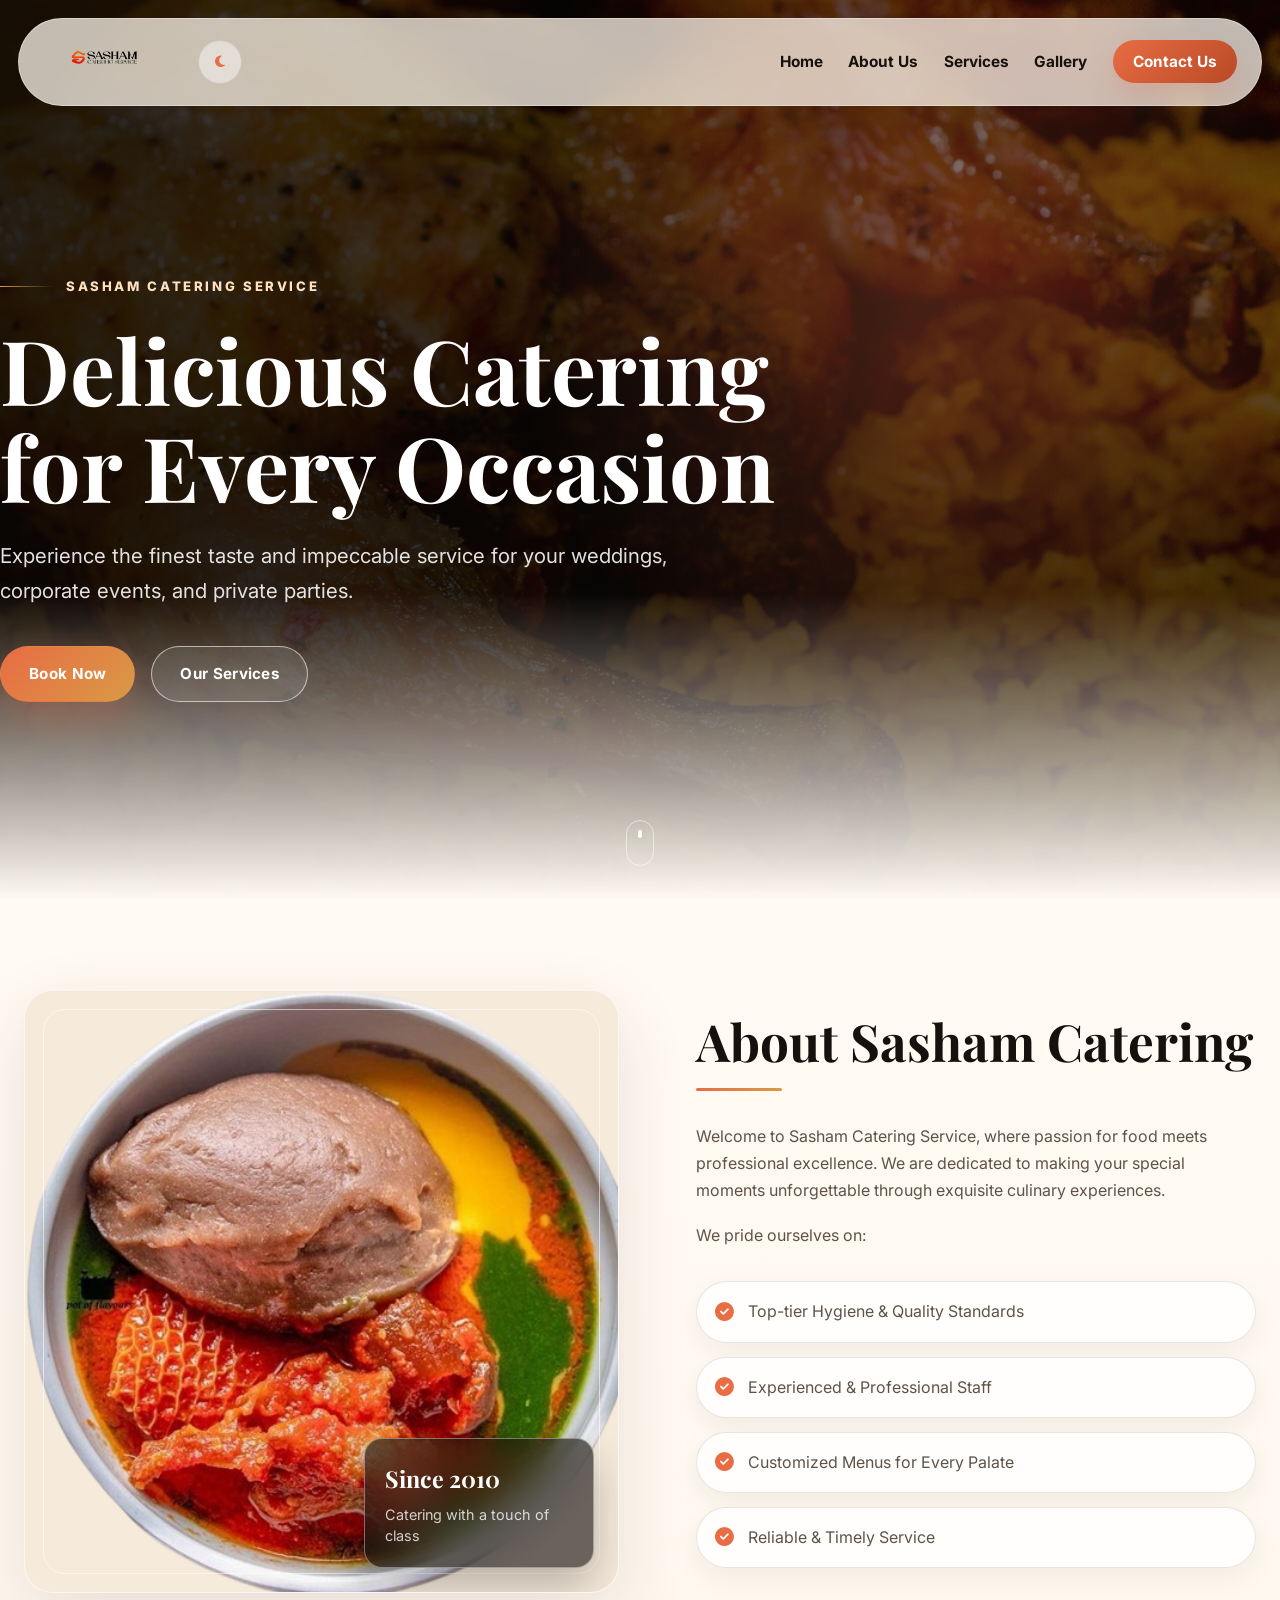
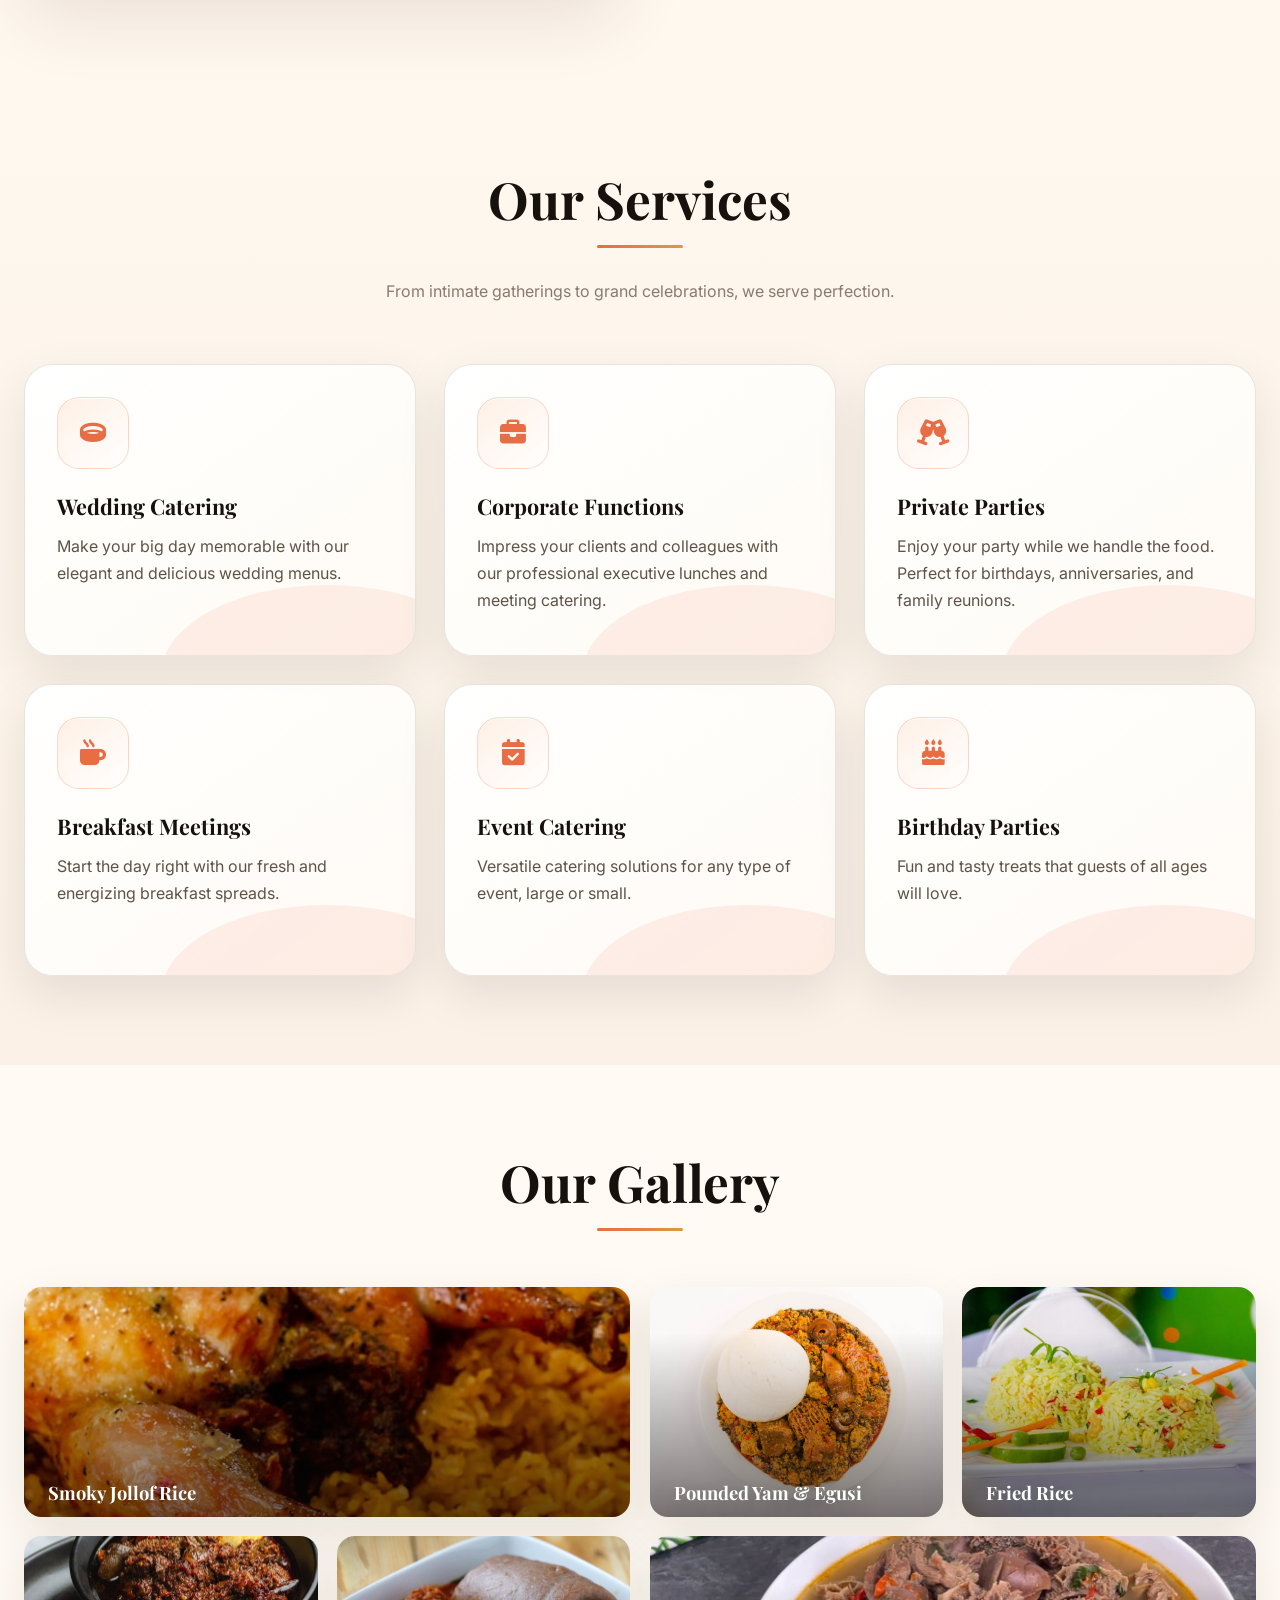
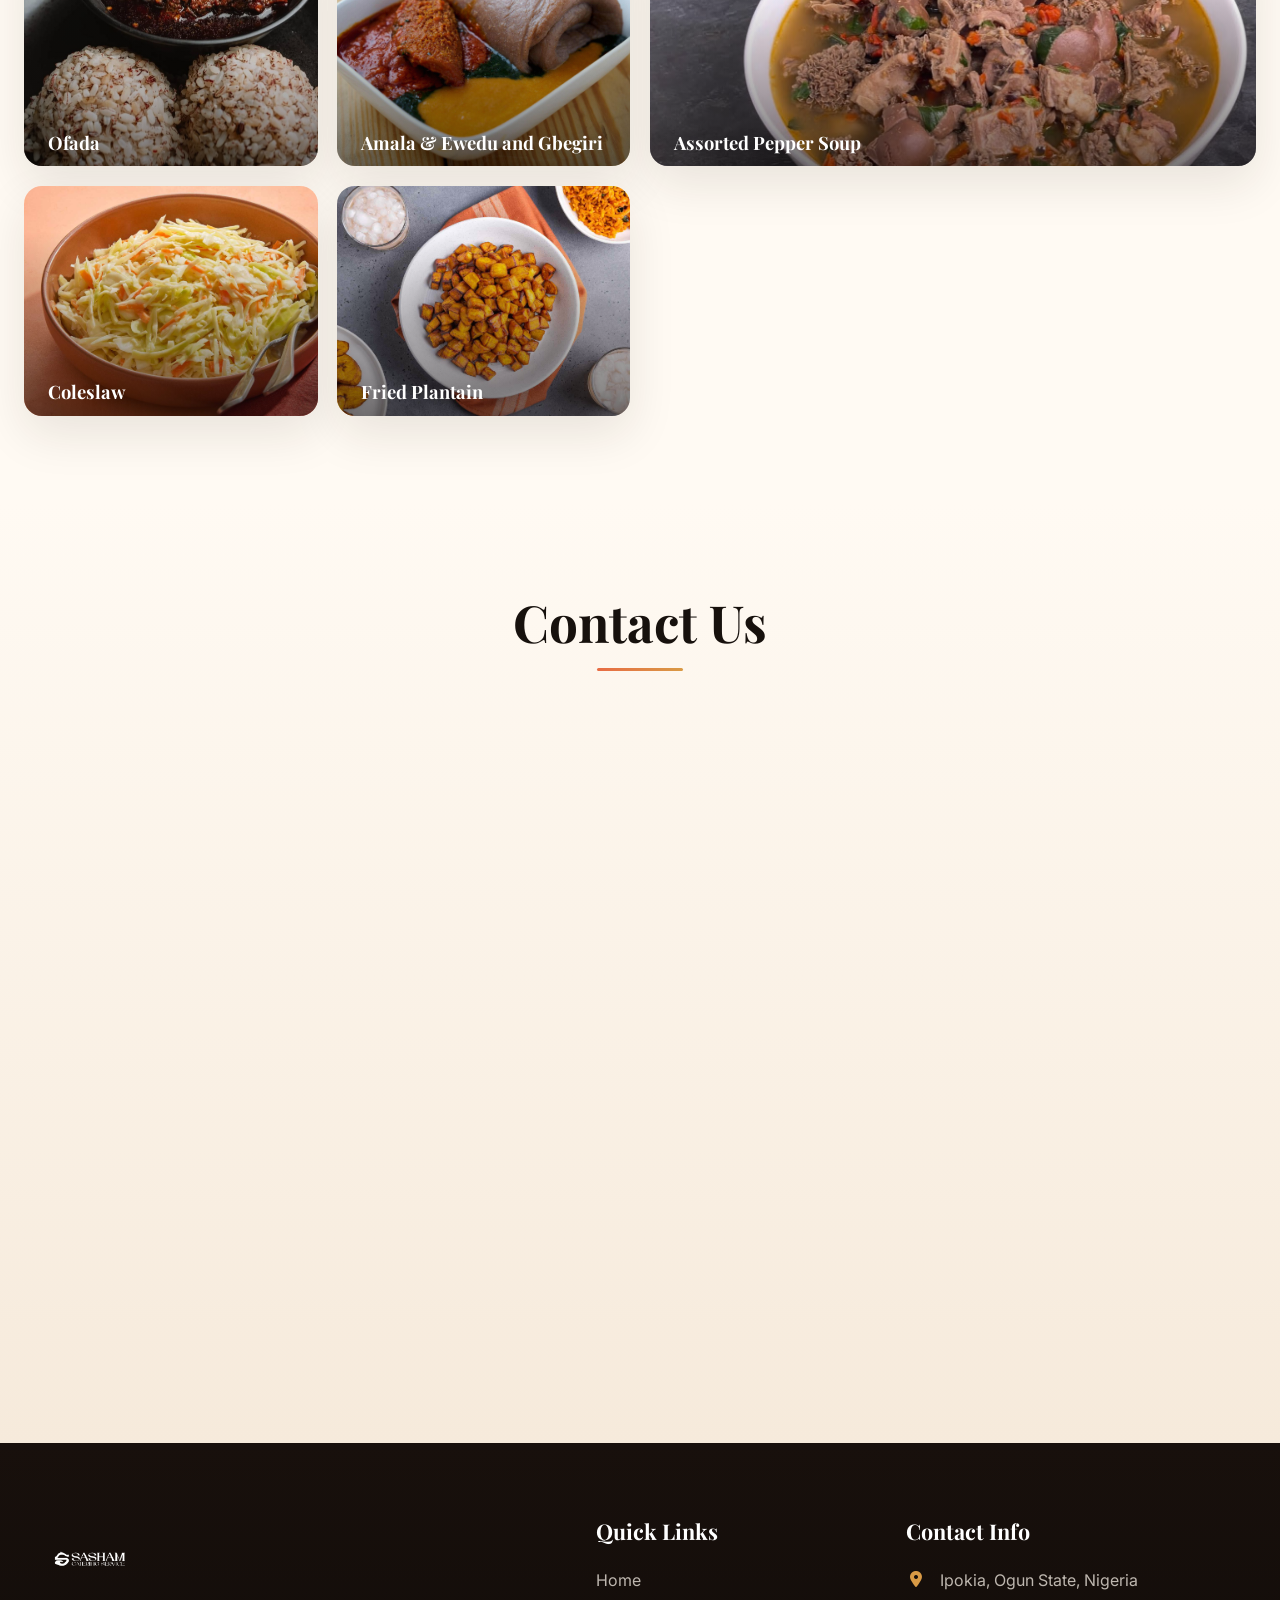
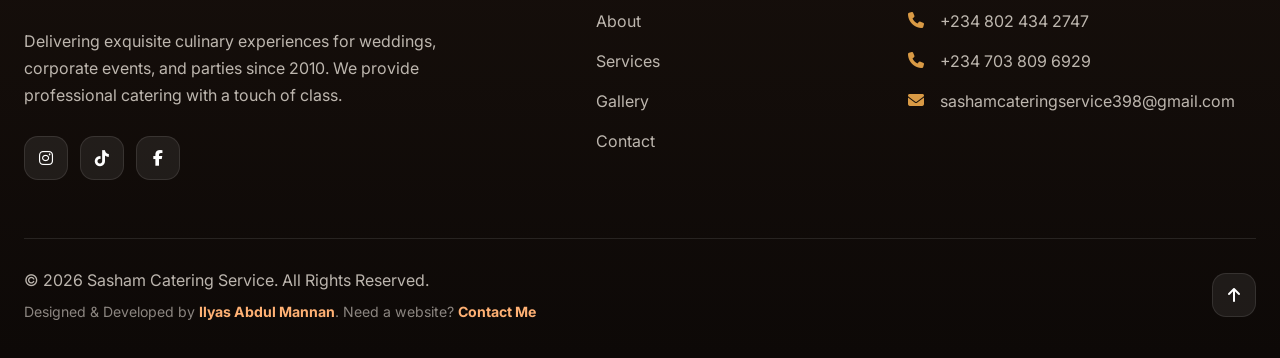
<file: index.html>
<!DOCTYPE html>
<html lang="en">

<head>
    <meta charset="UTF-8">
    <meta name="viewport" content="width=device-width, initial-scale=1.0">
    <title>Sasham Catering Service | Delicious Catering for Every Occasion</title>
    <meta name="description"
        content="Professional catering services for weddings, corporate events, and parties. Sasham Catering Service offers delicious food and impeccable service.">
    <link rel="canonical" href="https://sasham-catering-service-website.vercel.app">

    <!-- Open Graph / Facebook -->
    <meta property="og:type" content="website">
    <meta property="og:url" content="https://sasham-catering-service-website.vercel.app/">
    <meta property="og:title" content="Sasham Catering Service | Delicious Catering for Every Occasion">
    <meta property="og:description"
        content="Professional catering services for weddings, corporate events, and parties. Experience the finest taste and impeccable service.">
    <meta property="og:image" content="https://sasham-catering-service-website.vercel.app/images/logo.png">

    <!-- Twitter -->
    <meta property="twitter:card" content="summary_large_image">
    <meta property="twitter:url" content="https://sasham-catering-service-website.vercel.app/">
    <meta property="twitter:title" content="Sasham Catering Service | Delicious Catering for Every Occasion">
    <meta property="twitter:description"
        content="Professional catering services for weddings, corporate events, and parties. Experience the finest taste and impeccable service.">
    <meta property="twitter:image" content="https://sasham-catering-service-website.vercel.app/images/logo.png">
    <!-- Google Fonts -->
    <link rel="preconnect" href="https://fonts.googleapis.com">
    <link rel="preconnect" href="https://fonts.gstatic.com" crossorigin>
    <link
        href="https://fonts.googleapis.com/css2?family=Playfair+Display:wght@400;600;700&family=Inter:wght@300;400;500;600&display=swap"
        rel="stylesheet">
    <!-- Styles -->
    <link rel="stylesheet" href="style.css">
    <!-- Font Awesome for Icons -->
    <link rel="stylesheet" href="https://cdnjs.cloudflare.com/ajax/libs/font-awesome/6.4.0/css/all.min.css">
    <link rel="shortcut icon" href="images/fav.png" type="image/x-icon">
</head>

<body>

    <!-- Navigation -->
    <nav class="navbar">
        <div class="container nav-container">
            <a href="#" class="logo">
                <img src="images/logo.png" alt="Sasham Catering Service" class="nav-logo">
            </a>
            <div class="nav-actions">
                <div class="hamburger" aria-label="Open menu" role="button" tabindex="0">
                    <span class="bar"></span>
                    <span class="bar"></span>
                    <span class="bar"></span>
                </div>
                <button class="theme-toggle" id="themeToggle" aria-label="Toggle dark mode" aria-pressed="false">
                    <i class="fa-solid fa-moon"></i>
                </button>
            </div>
            <ul class="nav-menu">

                <li class="nav-item"><a href="#home" class="nav-link">Home</a></li>
                <li class="nav-item"><a href="#about" class="nav-link">About Us</a></li>
                <li class="nav-item"><a href="#services" class="nav-link">Services</a></li>
                <li class="nav-item"><a href="#gallery" class="nav-link">Gallery</a></li>
                <li class="nav-item"><a href="#contact" class="nav-link btn-contact">Contact Us</a></li>
            </ul>
        </div>
    </nav>

    <!-- Hero Section -->
    <header id="home" class="hero">
        <div class="hero-bg"></div>
        <div class="hero-overlay"></div>
        <div class="container hero-content">
            <span class="hero-kicker hidden">Sasham Catering Service</span>
            <h1 class="hero-title hidden">Delicious Catering for Every Occasion</h1>
            <p class="hero-subtitle hidden">Experience the finest taste and impeccable service for your weddings,
                corporate
                events, and private parties.</p>
            <div class="hero-buttons hidden">
                <a href="#contact" class="btn btn-primary">Book Now</a>
                <a href="#services" class="btn btn-secondary">Our Services</a>
            </div>
        </div>
        <div class="hero-scroll-indicator" aria-hidden="true">
            <span></span>
        </div>
    </header>

    <!-- About Section -->
    <section id="about" class="section about">
        <div class="container about-container">
            <div class="about-image hidden">
                <div class="about-photo-frame">
                    <img src="images/about.jpg" alt="About Sasham Catering">
                    <div class="about-badge">
                        <strong>Since 2010</strong>
                        <span>Catering with a touch of class</span>
                    </div>
                </div>
            </div>
            <div class="about-text hidden">
                <h2 class="section-title">About Sasham Catering</h2>
                <div class="divider"></div>
                <p>Welcome to Sasham Catering Service, where passion for food meets professional excellence. We are
                    dedicated to making your special moments unforgettable through exquisite culinary experiences.</p>
                <p>We pride ourselves on:</p>
                <ul class="about-list">
                    <li><i class="fa-solid fa-check-circle"></i><span>Top-tier Hygiene & Quality Standards</span></li>
                    <li><i class="fa-solid fa-check-circle"></i><span>Experienced & Professional Staff</span></li>
                    <li><i class="fa-solid fa-check-circle"></i><span>Customized Menus for Every Palate</span></li>
                    <li><i class="fa-solid fa-check-circle"></i><span>Reliable & Timely Service</span></li>
                </ul>
            </div>
        </div>
    </section>

    <!-- Services Section -->
    <section id="services" class="section services">
        <div class="container">
            <h2 class="section-title text-center">Our Services</h2>
            <div class="divider center"></div>
            <p class="section-desc text-center">From intimate gatherings to grand celebrations, we serve perfection.</p>

            <div class="services-grid">
                <div class="service-card hidden">
                    <div class="icon-box"><i class="fa-solid fa-ring"></i></div>
                    <h3>Wedding Catering</h3>
                    <p>Make your big day memorable with our elegant and delicious wedding menus.</p>
                </div>
                <div class="service-card hidden">
                    <div class="icon-box"><i class="fa-solid fa-briefcase"></i></div>
                    <h3>Corporate Functions</h3>
                    <p>Impress your clients and colleagues with our professional executive lunches and meeting catering.
                    </p>
                </div>
                <div class="service-card hidden">
                    <div class="icon-box"><i class="fa-solid fa-glass-cheers"></i></div>
                    <h3>Private Parties</h3>
                    <p>Enjoy your party while we handle the food. Perfect for birthdays, anniversaries, and family
                        reunions.</p>
                </div>
                <div class="service-card hidden">
                    <div class="icon-box"><i class="fa-solid fa-mug-hot"></i></div>
                    <h3 class="service-title">Breakfast Meetings</h3>
                    <p>Start the day right with our fresh and energizing breakfast spreads.</p>
                </div>
                <div class="service-card hidden">
                    <div class="icon-box"><i class="fa-solid fa-calendar-check"></i></div>
                    <h3 class="service-title">Event Catering</h3>
                    <p>Versatile catering solutions for any type of event, large or small.</p>
                </div>
                <div class="service-card hidden">
                    <div class="icon-box"><i class="fa-solid fa-cake-candles"></i></div>
                    <h3 class="service-title">Birthday Parties</h3>
                    <p>Fun and tasty treats that guests of all ages will love.</p>
                </div>
            </div>
        </div>
    </section>

    <!-- Gallery Section -->
    <section id="gallery" class="section gallery">
        <div class="container">
            <h2 class="section-title text-center">Our Gallery</h2>
            <div class="divider center"></div>
            <div class="gallery-grid">
                <!-- Using real images -->
                <div class="gallery-item hidden">
                    <img src="images/gallery-1.jpg" alt="Smoky Jollof Rice">
                    <div class="overlay">
                        <h4>Smoky Jollof Rice</h4>
                    </div>
                </div>
                <div class="gallery-item hidden">
                    <img src="images/gallery-2.jpg" alt="Pounded Yam & Egusi">
                    <div class="overlay">
                        <h4>Pounded Yam & Egusi</h4>
                    </div>
                </div>
                <div class="gallery-item hidden">
                    <img src="images/gallery-3.jpg" alt="Fried Rice">
                    <div class="overlay">
                        <h4>Fried Rice</h4>
                    </div>
                </div>
                <div class="gallery-item hidden">
                    <img src="images/ofada.png" alt="Ofada">
                    <div class="overlay">
                        <h4>Ofada</h4>
                    </div>
                </div>

                <div class="gallery-item hidden">
                    <img src="images/amala.png" alt="Amala & Ewedu and Gbegiri">
                    <div class="overlay">
                        <h4>Amala & Ewedu and Gbegiri</h4>
                    </div>
                </div>
                <div class="gallery-item hidden">
                    <img src="images/assorted.png" alt="Assorted Pepper Soup">
                    <div class="overlay">
                        <h4>Assorted Pepper Soup</h4>
                    </div>
                </div>
                <div class="gallery-item hidden">
                    <img src="images/coleslaw.png" alt="Coleslaw">
                    <div class="overlay">
                        <h4>Coleslaw</h4>
                    </div>
                </div>
                <div class="gallery-item hidden">
                    <img src="images/image.png" alt="Fried Plantain">
                    <div class="overlay">
                        <h4>Fried Plantain</h4>
                    </div>
                </div>
            </div>
        </div>
    </section>

    <!-- Contact Section -->
    <section id="contact" class="section contact">
        <div class="container">
            <h2 class="section-title text-center">Contact Us</h2>
            <div class="divider center"></div>
            <div class="contact-wrapper hidden">
                <div class="contact-info">
                    <h3>Get in Touch</h3>
                    <p>Ready to plan your event? Contact us today!</p>
                    <div class="info-item">
                        <i class="fa-solid fa-phone"></i>
                        <div>
                            <p>+234 802 434 2747</p>
                            <p>+234 703 809 6929</p>
                        </div>
                    </div>
                    <div class="info-item">
                        <i class="fa-brands fa-whatsapp"></i>
                        <div>
                            <p><a href="https://wa.me/2347038096929" target="_blank">Chat on WhatsApp</a></p>
                        </div>
                    </div>
                </div>
                <div class="contact-form-box">
                    <form id="contactForm">
                        <div class="form-group">
                            <input type="text" id="userName" placeholder="Your Name" required>
                        </div>
                        <div class="form-group">
                            <input type="email" id="userEmail" placeholder="Your Email" required>
                        </div>
                        <div class="form-group">
                            <input type="tel" id="userPhone" placeholder="Phone Number" required>
                        </div>
                        <div class="form-group">
                            <select id="eventType" required>
                                <option value="" disabled selected>Select Event Type</option>
                                <option value="Wedding">Wedding</option>
                                <option value="Birthday">Birthday</option>
                                <option value="Corporate Event">Corporate Event</option>
                                <option value="Private Party">Private Party</option>
                                <option value="Other">Other</option>
                            </select>
                        </div>
                        <div class="form-group">
                            <textarea id="userMessage" placeholder="Event Details & Message" rows="5"
                                required></textarea>
                        </div>
                        <button type="submit" class="btn btn-primary btn-block"><i
                                class="fa-brands fa-whatsapp"></i> Send via WhatsApp</button>
                    </form>
                </div>
            </div>
        </div>
    </section>

    <!-- Footer -->
    <footer class="footer">
        <div class="container">
            <div class="footer-content">
                <!-- Brand Column -->
                <div class="footer-col brand-col">
                    <img src="images/logo.png" alt="Sasham Catering Service" class="footer-logo-img">
                    <p class="footer-desc">
                        Delivering exquisite culinary experiences for weddings, corporate events, and parties since
                        2010.
                        We provide professional catering with a touch of class.
                    </p>
                    <div class="footer-socials">
                        <a href="https://www.instagram.com/sashamcateringservice.001?igsh=MXVvN3VwcWJiZjRvMw=="
                            target="_blank"><i class="fa-brands fa-instagram"></i></a>
                        <a href="https://www.tiktok.com/@sashamcateringservice?_r=1&_t=ZS-92zpEKg1WMf"
                            target="_blank"><i class="fa-brands fa-tiktok"></i></a>
                        <a href="https://www.facebook.com/share/17xkx37uTW/" target="_blank"><i
                                class="fa-brands fa-facebook-f"></i></a>
                    </div>
                </div>

                <!-- Quick Links Column -->
                <div class="footer-col links-col">
                    <h3>Quick Links</h3>
                    <ul class="footer-links-list">
                        <li><a href="#home">Home</a></li>
                        <li><a href="#about">About</a></li>
                        <li><a href="#services">Services</a></li>
                        <li><a href="#gallery">Gallery</a></li>
                        <li><a href="#contact">Contact</a></li>
                    </ul>
                </div>

                <!-- Contact Info Column -->
                <div class="footer-col contact-col">
                    <h3>Contact Info</h3>
                    <ul class="footer-contact-list">
                        <li>
                            <i class="fa-solid fa-location-dot"></i>
                            <span>Ipokia, Ogun State, Nigeria</span>
                        </li>
                        <li>
                            <i class="fa-solid fa-phone"></i>
                            <span>+234 802 434 2747</span>
                        </li>
                        <li>
                            <i class="fa-solid fa-phone"></i>
                            <span>+234 703 809 6929</span>
                        </li>
                        <li>
                            <i class="fa-solid fa-envelope"></i>
                            <span>sashamcateringservice398@gmail.com</span>
                        </li>
                    </ul>
                </div>
            </div>

            <div class="footer-bottom">
                <div class="footer-copy">
                    <p>&copy; 2026 Sasham Catering Service. All Rights Reserved.</p>
                    <p class="developer-credit">Designed & Developed by <a href="https://wa.me/2348137250625"
                            target="_blank">Ilyas Abdul Mannan</a>. Need a website? <a
                            href="https://wa.me/2348137250625" target="_blank">Contact Me</a></p>
                </div>
                <a href="#home" class="scroll-top"><i class="fa-solid fa-arrow-up"></i></a>
            </div>
        </div>
    </footer>

    <script src="script.js"></script>
</body>

</html>
</file>
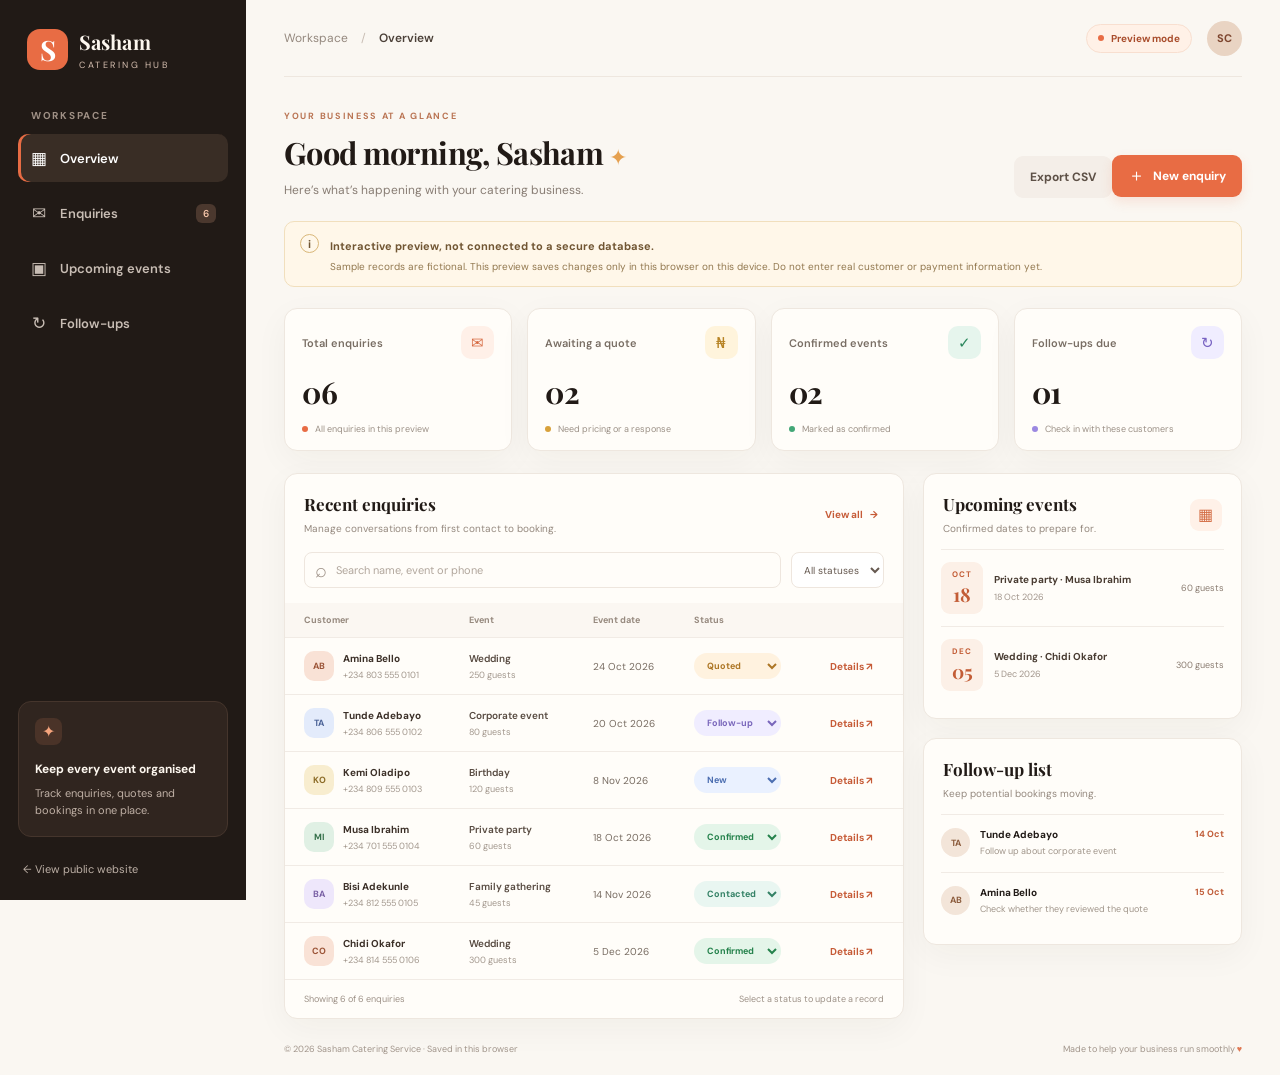
<file: hub/index.html>
<!doctype html>
<html lang="en">
<head>
  <meta charset="utf-8">
  <meta name="viewport" content="width=device-width, initial-scale=1">
  <meta name="theme-color" content="#211a16">
  <meta name="description" content="Sasham Catering Hub enquiry management prototype.">
  <title>Sasham Catering Hub | Preview</title>
  <link rel="preconnect" href="https://fonts.googleapis.com">
  <link rel="preconnect" href="https://fonts.gstatic.com" crossorigin>
  <link href="https://fonts.googleapis.com/css2?family=DM+Sans:wght@400;500;600;700&family=Playfair+Display:wght@600;700&display=swap" rel="stylesheet">
  <link rel="stylesheet" href="hub.css">
  <script src="hub.js" defer></script>
</head>
<body>
  <aside class="sidebar" id="sidebar">
    <a class="brand" href="../index.html" aria-label="Sasham Catering home">
      <span class="brand-mark">S</span>
      <span><strong>Sasham</strong><small>CATERING HUB</small></span>
    </a>
    <div class="workspace-label">WORKSPACE</div>
    <nav class="side-nav" aria-label="Main navigation">
      <a class="nav-link active" href="#overview"><span class="nav-icon">▦</span> Overview</a>
      <a class="nav-link" href="#enquiries"><span class="nav-icon">✉</span> Enquiries <span class="nav-count" id="navEnquiryCount">6</span></a>
      <a class="nav-link" href="#upcoming"><span class="nav-icon">▣</span> Upcoming events</a>
      <a class="nav-link" href="#followups"><span class="nav-icon">↻</span> Follow-ups</a>
    </nav>
    <div class="sidebar-bottom">
      <div class="help-card"><span class="help-icon">✦</span><strong>Keep every event organised</strong><p>Track enquiries, quotes and bookings in one place.</p></div>
      <a class="back-link" href="../index.html">← View public website</a>
    </div>
  </aside>

  <main class="main-content" id="overview">
    <header class="topbar">
      <button class="mobile-menu" id="mobileMenu" aria-label="Toggle navigation" aria-expanded="false">☰</button>
      <div class="breadcrumb">Workspace <span>/</span> <strong>Overview</strong></div>
      <div class="topbar-right"><span class="preview-pill"><span></span> Preview mode</span><div class="avatar" aria-hidden="true">SC</div></div>
    </header>

    <section class="page-heading">
      <div><p class="eyebrow">YOUR BUSINESS AT A GLANCE</p><h1>Good morning, Sasham <span>✦</span></h1><p class="subheading">Here’s what’s happening with your catering business.</p></div>
      <div class="heading-actions"><button class="button button-secondary" id="exportCsvBtn" type="button">Export CSV</button><button class="button button-primary" id="addEnquiryBtn"><span>＋</span> New enquiry</button></div>
    </section>

    <div class="demo-notice"><span class="notice-symbol">i</span><div><strong>Interactive preview, not connected to a secure database.</strong><p>Sample records are fictional. This preview saves changes only in this browser on this device. Do not enter real customer or payment information yet.</p></div></div>

    <section class="stats-grid" aria-label="Business summary">
      <article class="stat-card"><div class="stat-top"><span>Total enquiries</span><span class="stat-icon peach">✉</span></div><div class="stat-value" id="totalEnquiries">06</div><div class="stat-foot"><span class="stat-dot peach-dot"></span>All enquiries in this preview</div></article>
      <article class="stat-card"><div class="stat-top"><span>Awaiting a quote</span><span class="stat-icon gold">₦</span></div><div class="stat-value" id="awaitingQuotes">02</div><div class="stat-foot"><span class="stat-dot gold-dot"></span>Need pricing or a response</div></article>
      <article class="stat-card"><div class="stat-top"><span>Confirmed events</span><span class="stat-icon green">✓</span></div><div class="stat-value" id="confirmedEvents">02</div><div class="stat-foot"><span class="stat-dot green-dot"></span>Marked as confirmed</div></article>
      <article class="stat-card"><div class="stat-top"><span>Follow-ups due</span><span class="stat-icon lavender">↻</span></div><div class="stat-value" id="followupsDue">02</div><div class="stat-foot"><span class="stat-dot lavender-dot"></span>Check in with these customers</div></article>
    </section>

    <div class="content-grid">
      <section class="panel enquiries-panel" id="enquiries">
        <div class="panel-heading"><div><h2>Recent enquiries</h2><p>Manage conversations from first contact to booking.</p></div><button class="text-button" id="viewAllBtn">View all <span>→</span></button></div>
        <div class="toolbar"><label class="search-box"><span>⌕</span><input id="searchInput" type="search" placeholder="Search name, event or phone" aria-label="Search enquiries"></label><select id="statusFilter" aria-label="Filter by status"><option value="all">All statuses</option><option>New</option><option>Contacted</option><option>Quoted</option><option>Follow-up</option><option>Confirmed</option><option>Lost</option></select></div>
        <div class="table-wrap"><table><thead><tr><th>Customer</th><th>Event</th><th>Event date</th><th>Status</th><th><span class="sr-only">Actions</span></th></tr></thead><tbody id="enquiryRows"></tbody></table></div>
        <div class="table-footer"><span id="resultsCount">Showing 6 enquiries</span><span class="table-hint">Select a status to update a record</span></div>
      </section>

      <aside class="right-column">
        <section class="panel mini-panel" id="upcoming"><div class="panel-heading"><div><h2>Upcoming events</h2><p>Confirmed dates to prepare for.</p></div><span class="calendar-icon">▦</span></div><div id="upcomingList" class="upcoming-list"></div></section>
        <section class="panel mini-panel" id="followups"><div class="panel-heading"><div><h2>Follow-up list</h2><p>Keep potential bookings moving.</p></div></div><div id="followupList" class="followup-list"></div></section>
      </aside>
    </div>
    <footer class="app-footer"><span>© 2026 Sasham Catering Service · <span id="saveNotice" role="status" aria-live="polite">Preview data</span></span><span>Made to help your business run smoothly <span class="heart">♥</span></span></footer>
  </main>

  <dialog id="enquiryDialog" class="enquiry-dialog">
    <form id="enquiryForm">
      <div class="dialog-heading"><div><p class="eyebrow">CUSTOMER MANAGEMENT</p><h2>Add an enquiry</h2></div><button type="button" class="close-button" id="closeDialog" aria-label="Close">×</button></div>
      <p class="dialog-intro">Capture the basics so you can follow up and prepare a quote.</p>
      <div class="form-grid">
        <label>Customer name <input name="name" required maxlength="100" placeholder="e.g. Amina Bello"></label>
        <label>Phone number <input name="phone" required type="tel" maxlength="30" placeholder="+234 ..."></label>
        <label>Event type <select name="event" required><option value="">Choose event type</option><option>Wedding</option><option>Birthday</option><option>Corporate event</option><option>Private party</option><option>Family gathering</option><option>Other</option></select></label>
        <label>Event date <input name="date" type="date" required></label>
        <label>Guest estimate <input name="guests" type="number" min="1" max="100000" placeholder="e.g. 120"></label>
        <label>Follow-up date <input name="followup" type="date"></label>
        <label>Enquiry status <select name="status"><option>New</option><option>Contacted</option><option>Quoted</option><option>Follow-up</option><option>Confirmed</option><option>Lost</option></select></label>
      </div>
      <label class="full-label">Notes <textarea name="notes" rows="3" maxlength="500" placeholder="Menu preferences, location, budget range…"></textarea></label>
      <div class="dialog-actions"><button type="button" class="button button-secondary" id="cancelDialog">Cancel</button><button class="button button-primary" type="submit">Add enquiry</button></div>
    </form>
  </dialog>
</body>
</html>
</file>
<file: style.css>
/* Premium visual system */
:root {
    --primary-color: #e86c44;
    --primary-dark: #b94a24;
    --primary-soft: #fff0e5;
    --accent-gold: #d99a45;
    --cream: #fff8ef;
    --cream-deep: #f6eadb;
    --ink: #15110d;
    --charcoal: #211a16;
    --text-color: #5f5348;
    --heading-color: #17110d;
    --muted: #8a7a6d;
    --white: #ffffff;
    --page-bg: #fffaf3;
    --surface-bg: rgba(255, 255, 255, 0.78);
    --gray-light: #fbf1e7;
    --input-bg: rgba(255, 255, 255, 0.92);
    --navbar-bg: rgba(255, 248, 239, 0.74);
    --border-color: rgba(66, 43, 28, 0.12);
    --shadow-soft: 0 24px 70px rgba(79, 45, 22, 0.12);
    --shadow-card: 0 18px 48px rgba(42, 28, 17, 0.1);
    --shadow-hover: 0 28px 70px rgba(42, 28, 17, 0.18);
    --radius-lg: 28px;
    --radius-md: 18px;
    --radius-sm: 12px;
    --transition: 260ms cubic-bezier(0.22, 1, 0.36, 1);
    --font-heading: 'Playfair Display', serif;
    --font-body: 'Inter', sans-serif;
}

body.dark-mode {
    --primary-soft: rgba(232, 108, 68, 0.12);
    --cream: #18110d;
    --cream-deep: #241915;
    --ink: #fff8ef;
    --charcoal: #110d0b;
    --text-color: #d9cabc;
    --heading-color: #fff8ef;
    --muted: #b99f8b;
    --page-bg: #120d0b;
    --surface-bg: rgba(34, 25, 20, 0.78);
    --gray-light: #1e1511;
    --input-bg: rgba(20, 14, 11, 0.86);
    --navbar-bg: rgba(18, 13, 11, 0.74);
    --border-color: rgba(255, 248, 239, 0.12);
    --shadow-soft: 0 24px 70px rgba(0, 0, 0, 0.28);
    --shadow-card: 0 18px 48px rgba(0, 0, 0, 0.22);
    --shadow-hover: 0 28px 70px rgba(0, 0, 0, 0.34);
}

* {
    margin: 0;
    padding: 0;
    box-sizing: border-box;
}

html {
    scroll-behavior: smooth;
    scroll-padding-top: 108px;
}

body {
    min-height: 100vh;
    font-family: var(--font-body);
    color: var(--text-color);
    line-height: 1.7;
    background:
        radial-gradient(circle at 12% 8%, rgba(232, 108, 68, 0.13), transparent 28rem),
        linear-gradient(180deg, var(--page-bg) 0%, var(--cream) 52%, var(--page-bg) 100%);
    overflow-x: hidden;
    text-rendering: optimizeLegibility;
    -webkit-font-smoothing: antialiased;
}

body::before {
    content: "";
    position: fixed;
    inset: 0;
    pointer-events: none;
    z-index: -1;
    background-image:
        linear-gradient(rgba(34, 26, 20, 0.03) 1px, transparent 1px),
        linear-gradient(90deg, rgba(34, 26, 20, 0.03) 1px, transparent 1px);
    background-size: 96px 96px;
    mask-image: linear-gradient(to bottom, transparent, #000 18%, #000 72%, transparent);
}

body.dark-mode .nav-logo,
body.dark-mode .footer-logo-img {
    filter: brightness(0) invert(1);
}

h1,
h2,
h3,
h4,
h5,
h6 {
    font-family: var(--font-heading);
    color: var(--heading-color);
    font-weight: 700;
    line-height: 1.08;
}

a {
    color: inherit;
    text-decoration: none;
    transition: color var(--transition), background var(--transition), transform var(--transition), box-shadow var(--transition);
}

ul {
    list-style: none;
}

img {
    display: block;
    max-width: 100%;
}

.container {
    width: min(100% - 48px, 1480px);
    margin-inline: auto;
}

.section {
    position: relative;
    padding: clamp(88px, 7vw, 160px) 0;
}

.text-center {
    text-align: center;
}

.btn {
    display: inline-flex;
    min-height: 52px;
    align-items: center;
    justify-content: center;
    gap: 10px;
    padding: 14px 28px;
    border: 1px solid transparent;
    border-radius: 999px;
    font-family: var(--font-body);
    font-size: 0.95rem;
    font-weight: 700;
    letter-spacing: 0.02em;
    cursor: pointer;
    transition: transform var(--transition), box-shadow var(--transition), border-color var(--transition), background var(--transition), color var(--transition);
}

.btn-primary {
    color: var(--white);
    background: linear-gradient(135deg, var(--primary-color), var(--accent-gold));
    box-shadow: 0 18px 40px rgba(232, 108, 68, 0.3);
}

.btn-primary:hover {
    transform: translateY(-3px);
    box-shadow: 0 24px 56px rgba(232, 108, 68, 0.38);
}

.btn-secondary {
    color: var(--white);
    border-color: rgba(255, 255, 255, 0.58);
    background: rgba(255, 255, 255, 0.1);
    backdrop-filter: blur(16px);
}

.btn-secondary:hover {
    color: var(--ink);
    background: rgba(255, 255, 255, 0.92);
    transform: translateY(-3px);
}

.btn-block {
    width: 100%;
}

.section-title {
    max-width: 820px;
    margin-bottom: 18px;
    font-size: clamp(2.25rem, 4vw, 5.2rem);
    letter-spacing: 0;
}

.section-title.text-center {
    margin-inline: auto;
}

.section-desc {
    max-width: 650px;
    margin: 0 auto;
    color: var(--muted);
    font-size: clamp(1rem, 1.1vw, 1.18rem);
}

.divider {
    width: 86px;
    height: 3px;
    margin-bottom: 32px;
    border-radius: 999px;
    background: linear-gradient(90deg, var(--primary-color), var(--accent-gold));
}

.divider.center {
    margin: 0 auto 30px;
}

/* Navigation */
.navbar {
    position: fixed;
    top: 18px;
    left: 50%;
    z-index: 1000;
    width: min(100% - 36px, 1520px);
    transform: translateX(-50%);
    border: 1px solid rgba(255, 255, 255, 0.36);
    border-radius: 999px;
    background: var(--navbar-bg);
    box-shadow: 0 18px 48px rgba(25, 15, 9, 0.08);
    backdrop-filter: blur(22px) saturate(1.35);
    transition: top var(--transition), box-shadow var(--transition), border-color var(--transition), background var(--transition);
}

.navbar.scrolled {
    top: 10px;
    border-color: var(--border-color);
    box-shadow: 0 18px 54px rgba(25, 15, 9, 0.16);
}

.nav-container {
    display: flex;
    min-height: 86px;
    align-items: center;
    justify-content: space-between;
    padding-block: 0;
}

.logo {
    display: flex;
    align-items: center;
}

.nav-logo {
    width: auto;
    max-height: 82px;
    transition: transform var(--transition), filter var(--transition);
}

.logo:hover .nav-logo {
    transform: scale(1.03);
}

.nav-menu {
    display: flex;
    align-items: center;
    gap: clamp(18px, 2vw, 36px);
    margin-left: auto;
}

.nav-actions {
    display: flex;
    align-items: center;
    gap: 12px;
    margin-left: 18px;
}

.nav-link {
    position: relative;
    color: var(--heading-color);
    font-size: 0.96rem;
    font-weight: 700;
}

.nav-link::after {
    content: "";
    position: absolute;
    left: 0;
    bottom: -8px;
    width: 100%;
    height: 2px;
    border-radius: 999px;
    background: linear-gradient(90deg, var(--primary-color), var(--accent-gold));
    transform: scaleX(0);
    transform-origin: right;
    transition: transform var(--transition);
}

.nav-link:hover {
    color: var(--primary-color);
}

.nav-link:hover::after {
    transform: scaleX(1);
    transform-origin: left;
}

.nav-link.btn-contact {
    padding: 12px 20px;
    color: var(--white);
    border-radius: 999px;
    background: linear-gradient(135deg, var(--primary-color), var(--primary-dark));
    box-shadow: 0 14px 28px rgba(232, 108, 68, 0.22);
}

.nav-link.btn-contact::after {
    content: none;
}

.nav-link.btn-contact:hover {
    color: var(--white);
    transform: translateY(-2px);
    box-shadow: 0 18px 36px rgba(232, 108, 68, 0.32);
}

.theme-toggle {
    display: inline-flex;
    width: 44px;
    height: 44px;
    align-items: center;
    justify-content: center;
    border: 1px solid var(--border-color);
    border-radius: 50%;
    color: var(--primary-color);
    background: rgba(255, 255, 255, 0.46);
    cursor: pointer;
    transition: transform var(--transition), background var(--transition), box-shadow var(--transition);
}

.theme-toggle:hover {
    transform: translateY(-2px) rotate(8deg);
    background: var(--primary-soft);
    box-shadow: 0 12px 28px rgba(232, 108, 68, 0.16);
}

.hamburger {
    display: none;
    cursor: pointer;
}

.bar {
    display: block;
    width: 25px;
    height: 2px;
    margin: 6px auto;
    border-radius: 999px;
    background: var(--primary-color);
    transition: var(--transition);
}

/* Hero */
.hero {
    position: relative;
    display: grid;
    min-height: 100svh;
    place-items: center;
    overflow: hidden;
    padding: 160px 0 90px;
    color: var(--white);
    isolation: isolate;
}

.hero-bg,
.hero-slide,
.hero-overlay {
    position: absolute;
    inset: 0;
}

.hero-bg {
    z-index: -3;
    background: var(--ink);
}

.hero-slide {
    background-size: cover;
    background-position: center;
    opacity: 0;
    transform: scale(1.08);
    transition: opacity 1300ms ease, transform 7000ms ease;
    will-change: opacity, transform;
}

.hero-slide.active {
    opacity: 1;
    transform: scale(1);
    z-index: 1;
}

.hero-slide.prev {
    opacity: 0;
    transform: scale(1.03);
}

.hero-overlay {
    z-index: -2;
    background:
        radial-gradient(circle at 72% 34%, rgba(232, 108, 68, 0.26), transparent 26rem),
        linear-gradient(90deg, rgba(10, 7, 5, 0.82) 0%, rgba(10, 7, 5, 0.58) 42%, rgba(10, 7, 5, 0.32) 100%),
        linear-gradient(180deg, rgba(10, 7, 5, 0.22), rgba(10, 7, 5, 0.76));
}

.hero::after {
    content: "";
    position: absolute;
    inset: auto 0 0;
    z-index: -1;
    height: 34%;
    background: linear-gradient(180deg, transparent, var(--page-bg));
}

.hero-content {
    position: relative;
    z-index: 2;
    max-width: 940px;
    margin-left: 0;
    text-align: left;
}

.hero-kicker {
    display: inline-flex;
    align-items: center;
    gap: 12px;
    margin-bottom: 24px;
    color: #ffe1c2;
    font-size: 0.82rem;
    font-weight: 800;
    letter-spacing: 0.2em;
    text-transform: uppercase;
}

.hero-kicker::before {
    content: "";
    width: 54px;
    height: 1px;
    background: linear-gradient(90deg, var(--accent-gold), transparent);
}

.hero-title {
    max-width: 900px;
    margin-bottom: 24px;
    color: var(--white);
    font-size: clamp(3.2rem, 7vw, 8.8rem);
    text-shadow: 0 24px 62px rgba(0, 0, 0, 0.42);
}

.hero-subtitle {
    max-width: 690px;
    margin-bottom: 38px;
    color: rgba(255, 255, 255, 0.88);
    font-size: clamp(1.08rem, 1.6vw, 1.45rem);
}

.hero-buttons {
    display: flex;
    flex-wrap: wrap;
    gap: 16px;
}

.hero-scroll-indicator {
    position: absolute;
    left: 50%;
    bottom: 34px;
    z-index: 3;
    width: 28px;
    height: 46px;
    transform: translateX(-50%);
    border: 1px solid rgba(255, 255, 255, 0.55);
    border-radius: 999px;
}

.hero-scroll-indicator span {
    position: absolute;
    top: 9px;
    left: 50%;
    width: 4px;
    height: 8px;
    transform: translateX(-50%);
    border-radius: 999px;
    background: var(--white);
    animation: scrollPulse 1.8s ease-in-out infinite;
}

@keyframes scrollPulse {
    0%,
    100% {
        opacity: 0.35;
        transform: translate(-50%, 0);
    }

    50% {
        opacity: 1;
        transform: translate(-50%, 16px);
    }
}

/* About */
.about {
    background: linear-gradient(180deg, var(--page-bg), var(--cream));
}

.about-container {
    display: grid;
    grid-template-columns: minmax(0, 1.03fr) minmax(0, 0.97fr);
    gap: clamp(48px, 6vw, 110px);
    align-items: center;
}

.about-photo-frame {
    position: relative;
    min-height: clamp(430px, 38vw, 720px);
    overflow: hidden;
    border: 1px solid rgba(255, 255, 255, 0.64);
    border-radius: var(--radius-lg);
    background: var(--cream-deep);
    box-shadow: var(--shadow-soft);
}

.about-photo-frame::before {
    content: "";
    position: absolute;
    inset: 18px;
    z-index: 1;
    border: 1px solid rgba(255, 255, 255, 0.55);
    border-radius: 22px;
    pointer-events: none;
}

.about-photo-frame img {
    width: 100%;
    height: 100%;
    min-height: inherit;
    object-fit: cover;
    transition: transform 900ms ease;
}

.about-photo-frame:hover img {
    transform: scale(1.045);
}

.about-badge {
    position: absolute;
    right: 24px;
    bottom: 24px;
    z-index: 2;
    max-width: 230px;
    padding: 20px;
    border: 1px solid rgba(255, 255, 255, 0.38);
    border-radius: 18px;
    color: var(--white);
    background: rgba(21, 17, 13, 0.62);
    box-shadow: 0 18px 44px rgba(0, 0, 0, 0.26);
    backdrop-filter: blur(18px);
}

.about-badge strong {
    display: block;
    color: var(--white);
    font-family: var(--font-heading);
    font-size: 1.45rem;
}

.about-badge span {
    display: block;
    margin-top: 5px;
    color: rgba(255, 255, 255, 0.78);
    font-size: 0.9rem;
    line-height: 1.5;
}

.about-text p {
    max-width: 650px;
    margin-bottom: 18px;
    font-size: clamp(1rem, 1.1vw, 1.15rem);
}

.about-list {
    display: grid;
    gap: 14px;
    margin-top: 32px;
}

.about-list li {
    display: flex;
    align-items: center;
    gap: 14px;
    padding: 16px 18px;
    border: 1px solid var(--border-color);
    border-radius: 999px;
    background: var(--surface-bg);
    box-shadow: 0 10px 28px rgba(42, 28, 17, 0.06);
    transition: transform var(--transition), box-shadow var(--transition), border-color var(--transition);
}

.about-list li:hover {
    transform: translateX(8px);
    border-color: rgba(232, 108, 68, 0.34);
    box-shadow: var(--shadow-card);
}

.about-list i {
    color: var(--primary-color);
    font-size: 1.18rem;
}

/* Services */
.services {
    background:
        linear-gradient(180deg, var(--cream), var(--gray-light)),
        radial-gradient(circle at 82% 18%, rgba(217, 154, 69, 0.14), transparent 24rem);
}

.services-grid {
    display: grid;
    grid-template-columns: repeat(3, minmax(0, 1fr));
    gap: clamp(20px, 2.2vw, 34px);
    margin-top: 58px;
}

.service-card {
    position: relative;
    overflow: hidden;
    min-height: 292px;
    padding: clamp(30px, 2.5vw, 46px);
    border: 1px solid var(--border-color);
    border-radius: var(--radius-lg);
    background:
        linear-gradient(145deg, rgba(255, 255, 255, 0.84), rgba(255, 248, 239, 0.58)),
        var(--surface-bg);
    box-shadow: var(--shadow-card);
    transition: transform var(--transition), box-shadow var(--transition), border-color var(--transition);
}

body.dark-mode .service-card {
    background: linear-gradient(145deg, rgba(46, 34, 27, 0.84), rgba(25, 18, 14, 0.7));
}

.service-card::after {
    content: "";
    position: absolute;
    inset: auto -20% -38% 35%;
    height: 180px;
    border-radius: 50%;
    background: rgba(232, 108, 68, 0.1);
    transition: transform var(--transition), opacity var(--transition);
}

.service-card:hover {
    transform: translateY(-12px);
    border-color: rgba(232, 108, 68, 0.32);
    box-shadow: var(--shadow-hover);
}

.service-card:hover::after {
    opacity: 0.85;
    transform: translateY(-14px) scale(1.08);
}

.icon-box {
    position: relative;
    z-index: 1;
    display: grid;
    width: 72px;
    height: 72px;
    margin-bottom: 26px;
    place-items: center;
    border: 1px solid rgba(232, 108, 68, 0.24);
    border-radius: 22px;
    color: var(--primary-color);
    background: linear-gradient(145deg, var(--primary-soft), rgba(255, 255, 255, 0.72));
    font-size: 1.62rem;
    box-shadow: inset 0 1px 0 rgba(255, 255, 255, 0.72);
    transition: transform var(--transition), color var(--transition), background var(--transition);
}

.service-card:hover .icon-box {
    color: var(--white);
    background: linear-gradient(135deg, var(--primary-color), var(--accent-gold));
    transform: rotate(-4deg) scale(1.04);
}

.service-card h3 {
    position: relative;
    z-index: 1;
    margin-bottom: 15px;
    font-size: clamp(1.35rem, 1.4vw, 1.75rem);
}

.service-card p {
    position: relative;
    z-index: 1;
    color: var(--text-color);
}

/* Gallery */
.gallery {
    background: var(--page-bg);
}

.gallery-grid {
    display: grid;
    grid-template-columns: repeat(4, minmax(0, 1fr));
    grid-auto-rows: clamp(230px, 16vw, 340px);
    gap: clamp(16px, 1.5vw, 24px);
    margin-top: 56px;
}

.gallery-item {
    position: relative;
    overflow: hidden;
    border-radius: var(--radius-md);
    background: var(--gray-light);
    box-shadow: var(--shadow-card);
    cursor: pointer;
    isolation: isolate;
}

.gallery-item:nth-child(1),
.gallery-item:nth-child(6) {
    grid-column: span 2;
}

.gallery-item img {
    width: 100%;
    height: 100%;
    object-fit: cover;
    transform: scale(1.02);
    transition: transform 900ms ease, filter 900ms ease;
}

.gallery-item::after {
    content: "";
    position: absolute;
    inset: 0;
    background: linear-gradient(180deg, transparent 20%, rgba(11, 7, 5, 0.76));
    opacity: 0.72;
    transition: opacity var(--transition);
}

.gallery-item .overlay {
    position: absolute;
    inset: 0;
    z-index: 1;
    display: flex;
    align-items: flex-end;
    padding: 24px;
}

.gallery-item h4 {
    color: var(--white);
    font-size: clamp(1.15rem, 1.4vw, 1.8rem);
    text-shadow: 0 12px 32px rgba(0, 0, 0, 0.32);
    transform: translateY(10px);
    transition: transform var(--transition);
}

.gallery-item:hover img {
    filter: saturate(1.08) contrast(1.04);
    transform: scale(1.11);
}

.gallery-item:hover::after {
    opacity: 0.9;
}

.gallery-item:hover h4 {
    transform: translateY(0);
}

/* Contact */
.contact {
    background: linear-gradient(180deg, var(--page-bg), var(--cream-deep));
}

.contact-wrapper {
    display: grid;
    grid-template-columns: 0.88fr 1.12fr;
    gap: 0;
    max-width: 1180px;
    margin: 54px auto 0;
    overflow: hidden;
    border: 1px solid var(--border-color);
    border-radius: var(--radius-lg);
    background: var(--surface-bg);
    box-shadow: var(--shadow-soft);
    backdrop-filter: blur(22px);
}

.contact-info {
    position: relative;
    overflow: hidden;
    padding: clamp(42px, 4vw, 72px);
    color: var(--white);
    background:
        linear-gradient(145deg, rgba(28, 17, 10, 0.9), rgba(132, 54, 22, 0.88)),
        url("images/hero-2.jpg") center / cover;
}

.contact-info::after {
    content: "";
    position: absolute;
    inset: auto -70px -100px auto;
    width: 260px;
    height: 260px;
    border-radius: 50%;
    background: rgba(255, 255, 255, 0.08);
}

.contact-info h3 {
    color: var(--white);
    font-size: clamp(2rem, 2.8vw, 3.2rem);
}

.contact-info > p {
    margin-top: 16px;
    color: rgba(255, 255, 255, 0.8);
}

.info-item {
    display: flex;
    align-items: flex-start;
    gap: 18px;
    margin-top: 32px;
}

.info-item i {
    display: grid;
    flex: 0 0 52px;
    width: 52px;
    height: 52px;
    place-items: center;
    border: 1px solid rgba(255, 255, 255, 0.22);
    border-radius: 18px;
    background: rgba(255, 255, 255, 0.14);
    font-size: 1.35rem;
    backdrop-filter: blur(14px);
}

.contact-form-box {
    padding: clamp(34px, 4vw, 66px);
}

.form-group {
    margin-bottom: 18px;
}

.form-group input,
.form-group textarea,
.form-group select {
    width: 100%;
    border: 1px solid var(--border-color);
    border-radius: 16px;
    outline: none;
    padding: 17px 18px;
    color: var(--text-color);
    background: var(--input-bg);
    font: 500 1rem var(--font-body);
    transition: border-color var(--transition), box-shadow var(--transition), transform var(--transition);
}

.form-group textarea {
    min-height: 148px;
    resize: vertical;
}

.form-group input:focus,
.form-group textarea:focus,
.form-group select:focus {
    border-color: rgba(232, 108, 68, 0.58);
    box-shadow: 0 0 0 5px rgba(232, 108, 68, 0.12);
    transform: translateY(-1px);
}

/* Footer */
.footer {
    padding: clamp(70px, 6vw, 110px) 0 34px;
    color: rgba(255, 248, 239, 0.72);
    background:
        linear-gradient(180deg, #18100c, #0d0907),
        var(--ink);
}

.footer-content {
    display: grid;
    grid-template-columns: minmax(0, 1.45fr) minmax(180px, 0.7fr) minmax(260px, 1fr);
    gap: clamp(34px, 5vw, 88px);
    margin-bottom: 58px;
    align-items: start;
}

.footer-logo-img {
    width: auto;
    max-height: 88px;
    margin-bottom: 20px;
    filter: brightness(0) invert(1);
}

.footer-desc {
    max-width: 480px;
    margin-bottom: 26px;
}

.footer-socials {
    display: flex;
    gap: 12px;
}

.footer-socials a,
.scroll-top {
    display: grid;
    width: 44px;
    height: 44px;
    place-items: center;
    border: 1px solid rgba(255, 255, 255, 0.1);
    border-radius: 14px;
    color: var(--white);
    background: rgba(255, 255, 255, 0.07);
}

.footer-socials a:hover,
.scroll-top:hover {
    background: var(--primary-color);
    transform: translateY(-4px);
}

.footer-col h3 {
    margin-bottom: 24px;
    color: var(--white);
    font-size: 1.35rem;
}

.footer-links-list li,
.footer-contact-list li {
    margin-bottom: 13px;
}

.footer-links-list a:hover {
    color: var(--primary-color);
    padding-left: 6px;
}

.footer-contact-list li {
    display: flex;
    align-items: flex-start;
    gap: 14px;
}

.footer-contact-list i {
    width: 20px;
    padding-top: 4px;
    color: var(--accent-gold);
    text-align: center;
}

.footer-bottom {
    display: flex;
    align-items: center;
    justify-content: space-between;
    gap: 24px;
    padding-top: 28px;
    border-top: 1px solid rgba(255, 255, 255, 0.1);
}

.developer-credit {
    margin-top: 6px;
    color: rgba(255, 248, 239, 0.52);
    font-size: 0.88rem;
}

.developer-credit a {
    color: #ffb174;
    font-weight: 700;
}

.developer-credit a:hover {
    color: var(--white);
}

/* Motion */
.hidden {
    opacity: 0;
    filter: blur(10px);
    transform: translateY(42px);
    transition: opacity 800ms ease, filter 800ms ease, transform 800ms ease;
}

.show {
    opacity: 1;
    filter: blur(0);
    transform: translateY(0);
}

.services-grid .service-card:nth-child(2),
.gallery-grid .gallery-item:nth-child(2) {
    transition-delay: 90ms;
}

.services-grid .service-card:nth-child(3),
.gallery-grid .gallery-item:nth-child(3) {
    transition-delay: 180ms;
}

.services-grid .service-card:nth-child(4),
.gallery-grid .gallery-item:nth-child(4) {
    transition-delay: 270ms;
}

.services-grid .service-card:nth-child(5),
.gallery-grid .gallery-item:nth-child(5) {
    transition-delay: 360ms;
}

.services-grid .service-card:nth-child(6),
.gallery-grid .gallery-item:nth-child(6) {
    transition-delay: 450ms;
}

/* Responsive */
@media (min-width: 1800px) {
    .container {
        width: min(100% - 96px, 1720px);
    }

    .nav-container {
        min-height: 98px;
    }

    .nav-logo {
        max-height: 92px;
    }

    .service-card {
        min-height: 340px;
    }
}

@media (max-width: 1100px) {
    .services-grid,
    .gallery-grid {
        grid-template-columns: repeat(2, minmax(0, 1fr));
    }

    .about-container,
    .contact-wrapper {
        grid-template-columns: 1fr;
    }
}

@media (max-width: 860px) {
    html {
        scroll-padding-top: 92px;
    }

    .container {
        width: min(100% - 32px, 1480px);
    }

    .navbar {
        top: 10px;
        width: min(100% - 22px, 1520px);
        border-radius: 28px;
    }

    .nav-container {
        min-height: 76px;
    }

    .nav-logo {
        max-height: 68px;
    }

    .hamburger {
        display: block;
        z-index: 1001;
    }

    .nav-actions {
        margin-left: auto;
    }

    .nav-menu {
        position: absolute;
        top: calc(100% + 10px);
        left: 0;
        width: 100%;
        flex-direction: column;
        gap: 0;
        padding: 16px;
        border: 1px solid var(--border-color);
        border-radius: 26px;
        background: var(--navbar-bg);
        box-shadow: var(--shadow-soft);
        opacity: 0;
        visibility: hidden;
        pointer-events: none;
        transform: translateY(-14px);
        backdrop-filter: blur(22px);
        transition: opacity var(--transition), visibility var(--transition), transform var(--transition);
    }

    .nav-menu.active {
        opacity: 1;
        visibility: visible;
        pointer-events: auto;
        transform: translateY(0);
    }

    .nav-item {
        width: 100%;
    }

    .nav-link {
        display: flex;
        justify-content: center;
        width: 100%;
        padding: 13px;
    }

    .nav-link::after {
        content: none;
    }

    .nav-link.btn-contact {
        margin-top: 8px;
    }

    .hamburger.active .bar:nth-child(2) {
        opacity: 0;
    }

    .hamburger.active .bar:nth-child(1) {
        transform: translateY(8px) rotate(45deg);
    }

    .hamburger.active .bar:nth-child(3) {
        transform: translateY(-8px) rotate(-45deg);
    }

    .hero {
        min-height: 92svh;
        padding-top: 132px;
    }

    .hero-content {
        text-align: center;
    }

    .hero-kicker {
        justify-content: center;
    }

    .hero-kicker::before {
        content: none;
    }

    .hero-buttons {
        justify-content: center;
    }

    .about-list li {
        border-radius: 18px;
    }
}

@media (max-width: 640px) {
    .section {
        padding: 72px 0;
    }

    .hero-title {
        font-size: 3rem;
    }

    .hero-buttons,
    .hero-buttons .btn {
        width: 100%;
    }

    .services-grid,
    .gallery-grid,
    .footer-content {
        grid-template-columns: 1fr;
    }

    .gallery-grid {
        grid-auto-rows: 260px;
    }

    .gallery-item:nth-child(1),
    .gallery-item:nth-child(6) {
        grid-column: span 1;
    }

    .about-photo-frame {
        min-height: 380px;
    }

    .about-badge {
        right: 16px;
        bottom: 16px;
        left: 16px;
        max-width: none;
    }

    .contact-info,
    .contact-form-box {
        padding: 30px 22px;
    }

    .footer-bottom {
        flex-direction: column;
        align-items: flex-start;
    }
}

@media (prefers-reduced-motion: reduce) {
    *,
    *::before,
    *::after {
        scroll-behavior: auto !important;
        animation-duration: 0.01ms !important;
        animation-iteration-count: 1 !important;
        transition-duration: 0.01ms !important;
    }

    .hidden {
        filter: none;
        transform: none;
    }
}
</file>
<file: hub/hub.css>
:root{--ink:#211a16;--muted:#887d74;--line:#eee6de;--paper:#fffdf9;--canvas:#faf7f2;--orange:#e86c44;--orange-dark:#c65330;--green:#247a55;--shadow:0 10px 34px rgba(53,37,24,.045);font-family:"DM Sans",sans-serif;color:var(--ink);background:var(--canvas);font-synthesis:none}*{box-sizing:border-box}body{margin:0;min-height:100vh}.sidebar{width:246px;background:#211a16;color:#fdf7ef;position:fixed;inset:0 auto 0 0;padding:28px 18px 22px;display:flex;flex-direction:column;z-index:20}.brand{display:flex;align-items:center;gap:11px;padding:0 9px 38px;color:inherit;text-decoration:none}.brand-mark{width:41px;height:41px;display:grid;place-items:center;border-radius:13px;background:#e86c44;color:#fff;font:700 28px "Playfair Display",serif}.brand strong{display:block;font:700 20px "Playfair Display",serif;letter-spacing:.1px}.brand small{display:block;font-size:9px;letter-spacing:2.5px;color:#d6bfb0;margin-top:4px}.workspace-label{font-size:10px;font-weight:700;letter-spacing:1.7px;color:#9f9085;padding:0 13px 12px}.side-nav{display:grid;gap:7px}.nav-link{display:flex;align-items:center;gap:12px;color:#c8bdb4;text-decoration:none;font-size:13px;font-weight:600;padding:13px 12px;border-radius:10px;transition:background .2s,color .2s}.nav-link:hover,.nav-link.active{background:#392d25;color:#fff}.nav-link.active{box-shadow:inset 3px 0 #e86c44}.nav-icon{width:18px;text-align:center;font-size:17px}.nav-count{margin-left:auto;border-radius:6px;padding:3px 7px;background:#4b382e;color:#f6c5a9;font-size:10px}.sidebar-bottom{margin-top:auto}.help-card{background:#30251f;border:1px solid #45352c;border-radius:13px;padding:16px;margin-bottom:20px}.help-icon{display:grid;place-items:center;width:27px;height:27px;border-radius:8px;background:#4a3328;color:#f5a47d;margin-bottom:12px}.help-card strong{font-size:12px}.help-card p{font-size:11px;line-height:1.6;color:#bfb0a5;margin:7px 0 0}.back-link{font-size:11px;color:#bdb0a6;text-decoration:none;padding:0 5px}.back-link:hover{color:white}.main-content{margin-left:246px;padding:0 38px;max-width:1800px}.topbar{height:77px;border-bottom:1px solid #eee7df;display:flex;align-items:center;justify-content:space-between}.breadcrumb{font-size:12px;color:#94887e}.breadcrumb span{padding:0 10px;color:#c8bdb4}.breadcrumb strong{color:#4b4038;font-weight:600}.topbar-right{display:flex;align-items:center;gap:15px}.preview-pill{display:flex;align-items:center;gap:7px;background:#fff1e7;color:#a94d2c;border:1px solid #f8dfd0;border-radius:20px;padding:7px 11px;font-size:10px;font-weight:700}.preview-pill span{width:6px;height:6px;border-radius:50%;background:#e86c44}.avatar{display:grid;place-items:center;width:35px;height:35px;border-radius:50%;background:#e9d4c3;color:#7d452e;font-size:11px;font-weight:700}.mobile-menu{display:none}.page-heading{display:flex;align-items:flex-end;justify-content:space-between;gap:20px;padding:33px 0 23px}.eyebrow{font-size:9px;letter-spacing:1.7px;font-weight:700;color:#ba7554;margin:0 0 10px}.page-heading h1{font:700 clamp(25px,2.4vw,32px) "Playfair Display",serif;letter-spacing:-.65px;margin:0}.page-heading h1 span{color:#e5a04f;font:inherit;font-size:22px}.subheading{font-size:12px;color:var(--muted);margin:9px 0 0}.button{border:0;border-radius:9px;min-height:42px;padding:0 16px;font:700 12px "DM Sans",sans-serif;cursor:pointer;display:inline-flex;align-items:center;justify-content:center;gap:8px;transition:transform .15s,background .15s}.button:hover{transform:translateY(-1px)}.button-primary{background:var(--orange);color:white;box-shadow:0 5px 12px #e86c4425}.button-primary:hover{background:var(--orange-dark)}.button-primary span{font-size:17px}.button-secondary{background:#f4eee8;color:#5d5046}.demo-notice{display:flex;align-items:flex-start;gap:11px;background:#fff7e9;border:1px solid #f1dfbd;border-radius:10px;padding:12px 15px;margin-bottom:21px;color:#715633}.notice-symbol{display:grid;place-items:center;flex:0 0 19px;height:19px;border:1px solid #d9b779;border-radius:50%;font-size:11px;font-weight:700}.demo-notice strong{font-size:11px}.demo-notice p{font-size:10px;line-height:1.5;margin:4px 0 0;color:#92784f}.stats-grid{display:grid;grid-template-columns:repeat(4,minmax(0,1fr));gap:15px;margin-bottom:22px}.stat-card,.panel{background:var(--paper);border:1px solid #eee7df;border-radius:13px;box-shadow:var(--shadow)}.stat-card{padding:17px 17px 15px;min-width:0}.stat-top{display:flex;align-items:center;justify-content:space-between;gap:8px;font-size:11px;font-weight:600;color:#796e64}.stat-icon{width:33px;height:33px;border-radius:10px;display:grid;place-items:center;font-size:15px;font-weight:700}.peach{background:#fff0e8;color:#d66a42}.gold{background:#fff4dc;color:#b78324}.green{background:#e6f5ed;color:#2a865c}.lavender{background:#f0edff;color:#7964c3}.stat-value{font:700 30px "Playfair Display",serif;margin:13px 0 11px;letter-spacing:-.5px}.stat-foot{display:flex;align-items:center;gap:7px;font-size:9px;color:#9b9086}.stat-dot{width:6px;height:6px;border-radius:50%}.peach-dot{background:#e86c44}.gold-dot{background:#d8a13b}.green-dot{background:#42a777}.lavender-dot{background:#9b88e1}.content-grid{display:grid;grid-template-columns:minmax(0,1.75fr) minmax(265px,.9fr);gap:19px;align-items:start}.panel{overflow:hidden}.panel-heading{display:flex;align-items:center;justify-content:space-between;gap:12px;padding:19px 19px 16px}.panel-heading h2{font:700 17px "Playfair Display",serif;margin:0}.panel-heading p{font-size:10px;color:#95897f;margin:6px 0 0;line-height:1.5}.text-button{background:none;border:0;color:#c65b37;font:700 10px "DM Sans",sans-serif;cursor:pointer;white-space:nowrap}.text-button span{padding-left:5px}.toolbar{display:flex;align-items:center;gap:10px;padding:0 19px 15px}.search-box{height:36px;flex:1;min-width:0;border:1px solid #eee6de;border-radius:8px;display:flex;align-items:center;gap:7px;padding:0 10px;color:#9d9086}.search-box span{font-size:20px}.search-box input{width:100%;min-width:0;border:0;outline:0;background:transparent;font:11px "DM Sans",sans-serif;color:var(--ink)}.search-box input::placeholder{color:#b1a69c}.toolbar select{height:36px;max-width:125px;border:1px solid #eee6de;border-radius:8px;background:white;padding:0 8px;font:10px "DM Sans",sans-serif;color:#665950}.table-wrap{overflow-x:auto}table{width:100%;border-collapse:collapse;text-align:left;white-space:nowrap}thead{background:#fbf7f2}th{padding:11px 14px;font-size:9px;color:#96897e;font-weight:700}td{padding:13px 14px;border-top:1px solid #f1ebe5;font-size:10px;color:#776b61}th:first-child,td:first-child{padding-left:19px}.customer-cell{display:flex;align-items:center;gap:9px}.customer-avatar{width:30px;height:30px;border-radius:10px;display:grid;place-items:center;font-size:9px;font-weight:700;flex-shrink:0}.customer-name{font-size:10px;font-weight:700;color:#3c3028}.customer-phone{font-size:9px;color:#a3988e;margin-top:4px}.event-name{font-weight:600;color:#574a40}.event-meta{font-size:9px;color:#a3988e;margin-top:4px}.status-select{border:1px solid transparent;border-radius:20px;padding:5px 8px;font:700 9px "DM Sans",sans-serif;cursor:pointer;max-width:110px}.status-new{background:#eaf1ff;color:#4c6eb0}.status-contacted{background:#e9f6f1;color:#338165}.status-quoted{background:#fff2df;color:#ad7625}.status-follow-up{background:#f0edff;color:#7966bb}.status-confirmed{background:#e4f5e9;color:#25824c}.status-lost{background:#fbe9e7;color:#b65c52}.table-footer{display:flex;align-items:center;justify-content:space-between;gap:10px;padding:13px 19px;border-top:1px solid #f1ebe5;font-size:9px;color:#9d9187}.table-hint{text-align:right}.right-column{display:grid;gap:19px}.mini-panel .panel-heading{padding-bottom:13px}.calendar-icon{display:grid;place-items:center;width:32px;height:32px;border-radius:9px;background:#fff1e8;color:#d36c43}.upcoming-list,.followup-list{padding:0 17px 15px}.upcoming-item{display:flex;align-items:center;gap:11px;padding:12px 0;border-top:1px solid #f1ebe5}.date-tile{width:42px;min-width:42px;text-align:center;border-radius:9px;background:#fcf0e7;padding:7px 2px;color:#c35d36}.date-tile span{display:block;font-size:8px;font-weight:700;letter-spacing:1px}.date-tile strong{display:block;font:700 19px "Playfair Display",serif;margin-top:2px}.upcoming-info{min-width:0;flex:1}.upcoming-info strong{display:block;font-size:10px;color:#493c32;overflow:hidden;text-overflow:ellipsis}.upcoming-info span{display:block;font-size:9px;color:#a1958b;margin-top:5px;overflow:hidden;text-overflow:ellipsis}.guest-count{font-size:9px;color:#8b7d72;white-space:nowrap}.empty-state{padding:22px 10px;text-align:center;color:#9b8d82;font-size:11px}.followup-item{display:flex;align-items:flex-start;gap:10px;border-top:1px solid #f1ebe5;padding:13px 0}.followup-avatar{display:grid;place-items:center;width:29px;height:29px;border-radius:50%;background:#f3e5d9;color:#8b5b3c;font-size:9px;font-weight:700;flex-shrink:0}.followup-copy{min-width:0;flex:1}.followup-copy strong{display:block;font-size:10px}.followup-copy p{font-size:9px;color:#a0958a;margin:4px 0 0;line-height:1.5}.followup-date{font-size:9px;font-weight:700;color:#c15d39;white-space:nowrap}.app-footer{display:flex;justify-content:space-between;gap:15px;padding:24px 0 20px;color:#a1958b;font-size:9px}.heart{color:#df7954}.enquiry-dialog{width:min(570px,calc(100% - 28px));border:1px solid #eee2d8;border-radius:16px;padding:0;color:var(--ink);box-shadow:0 25px 100px #20150f40}.enquiry-dialog::backdrop{background:#2018127a;backdrop-filter:blur(3px)}.enquiry-dialog form{padding:24px}.dialog-heading{display:flex;justify-content:space-between;align-items:flex-start}.dialog-heading h2{font:700 24px "Playfair Display",serif;margin:0}.close-button{border:0;background:#f6eee8;border-radius:9px;width:33px;height:33px;font-size:23px;color:#715e50;cursor:pointer}.dialog-intro{font-size:11px;color:#8f8277;line-height:1.6;margin:10px 0 20px}.form-grid{display:grid;grid-template-columns:1fr 1fr;gap:15px}.form-grid label,.full-label{display:grid;gap:7px;font-size:10px;font-weight:700;color:#65564b}.form-grid input,.form-grid select,.full-label textarea{width:100%;min-height:39px;border:1px solid #e9dfd6;border-radius:8px;padding:10px;font:11px "DM Sans",sans-serif;background:white;color:#40342b;outline-color:#e8a183}.full-label{margin-top:15px}.full-label textarea{resize:vertical}.dialog-actions{display:flex;justify-content:flex-end;gap:9px;margin-top:22px}.sr-only{position:absolute;width:1px;height:1px;padding:0;margin:-1px;overflow:hidden;clip:rect(0,0,0,0);white-space:nowrap;border:0}button:focus-visible,a:focus-visible,input:focus-visible,select:focus-visible,textarea:focus-visible{outline:3px solid #e8a183;outline-offset:2px}@media(max-width:1200px){.main-content{padding:0 25px}.content-grid{grid-template-columns:minmax(0,1.5fr) minmax(240px,.85fr)}.stats-grid{gap:10px}.stat-card{padding:14px}.stat-foot{line-height:1.4}}@media(max-width:1000px){.sidebar{width:220px}.main-content{margin-left:220px;padding:0 20px}.content-grid{grid-template-columns:1fr}.right-column{grid-template-columns:1fr 1fr}.stats-grid{grid-template-columns:repeat(2,minmax(0,1fr))}}@media(max-width:700px){.sidebar{transform:translateX(-100%);transition:transform .22s ease;box-shadow:10px 0 35px #20150f20}.sidebar.open{transform:translateX(0)}.main-content{margin-left:0;padding:0 16px}.topbar{height:64px}.mobile-menu{display:grid;place-items:center;width:34px;height:34px;border:1px solid #eee2d8;border-radius:9px;background:white;color:#5a493d;font-size:17px}.breadcrumb{margin-right:auto;margin-left:11px;font-size:10px}.topbar-right{gap:8px}.preview-pill{font-size:9px;padding:7px 8px}.avatar{width:31px;height:31px}.page-heading{align-items:flex-start;flex-direction:column;padding:25px 0 18px}.page-heading h1{font-size:27px}.page-heading .button{width:100%}.stats-grid{gap:10px}.stat-card{padding:14px}.stat-value{font-size:27px}.stat-top{font-size:10px}.stat-icon{width:29px;height:29px}.content-grid{gap:14px}.right-column{grid-template-columns:1fr;gap:14px}.panel-heading{padding:16px}.toolbar{padding:0 13px 13px;flex-wrap:wrap}.search-box{flex-basis:100%}.toolbar select{max-width:none;width:100%}.table-footer{padding:12px}.table-hint{display:none}.app-footer{flex-direction:column;padding-top:18px}.demo-notice{padding:11px}.demo-notice p{font-size:9px}}@media(max-width:390px){.stats-grid{grid-template-columns:1fr 1fr}.stat-card{padding:11px}.stat-foot{font-size:8px}.form-grid{grid-template-columns:1fr}.enquiry-dialog form{padding:19px}}@media(prefers-reduced-motion:reduce){*,*::before,*::after{transition:none!important;scroll-behavior:auto!important}}
</file>
